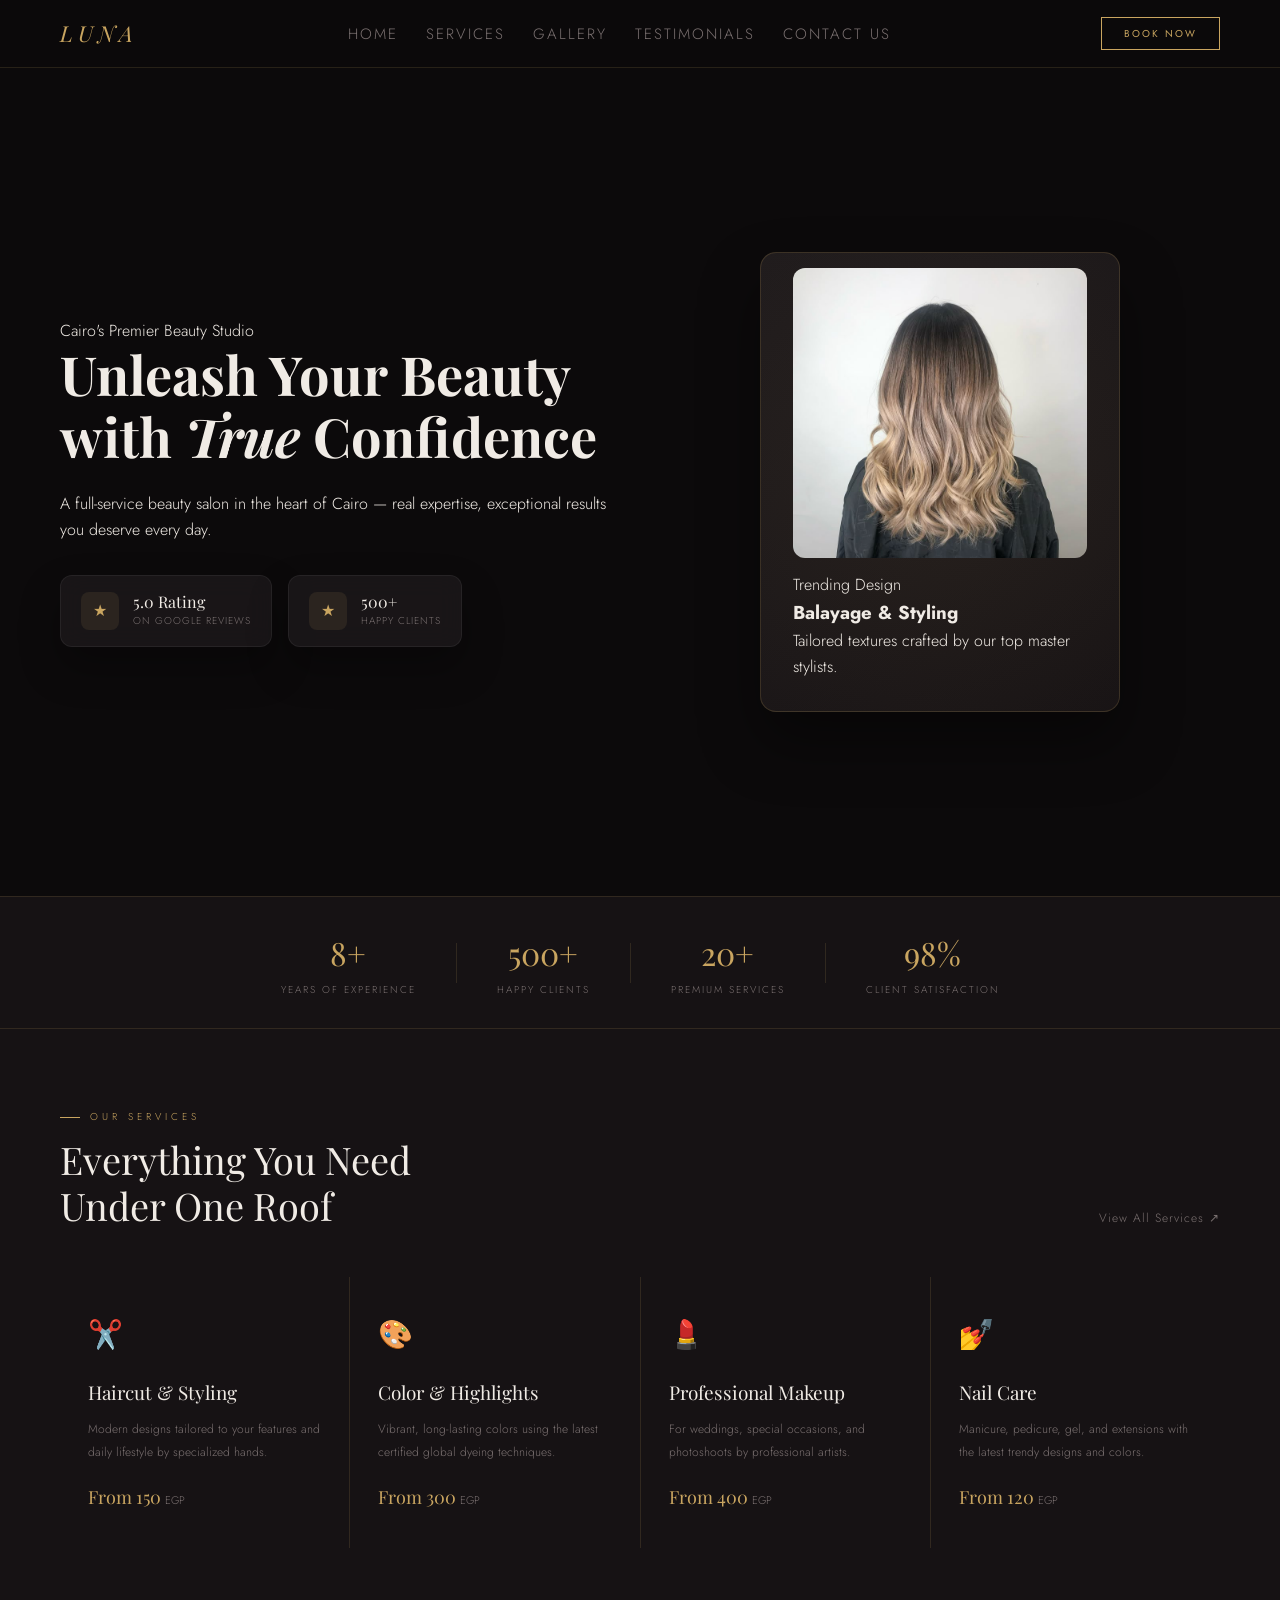
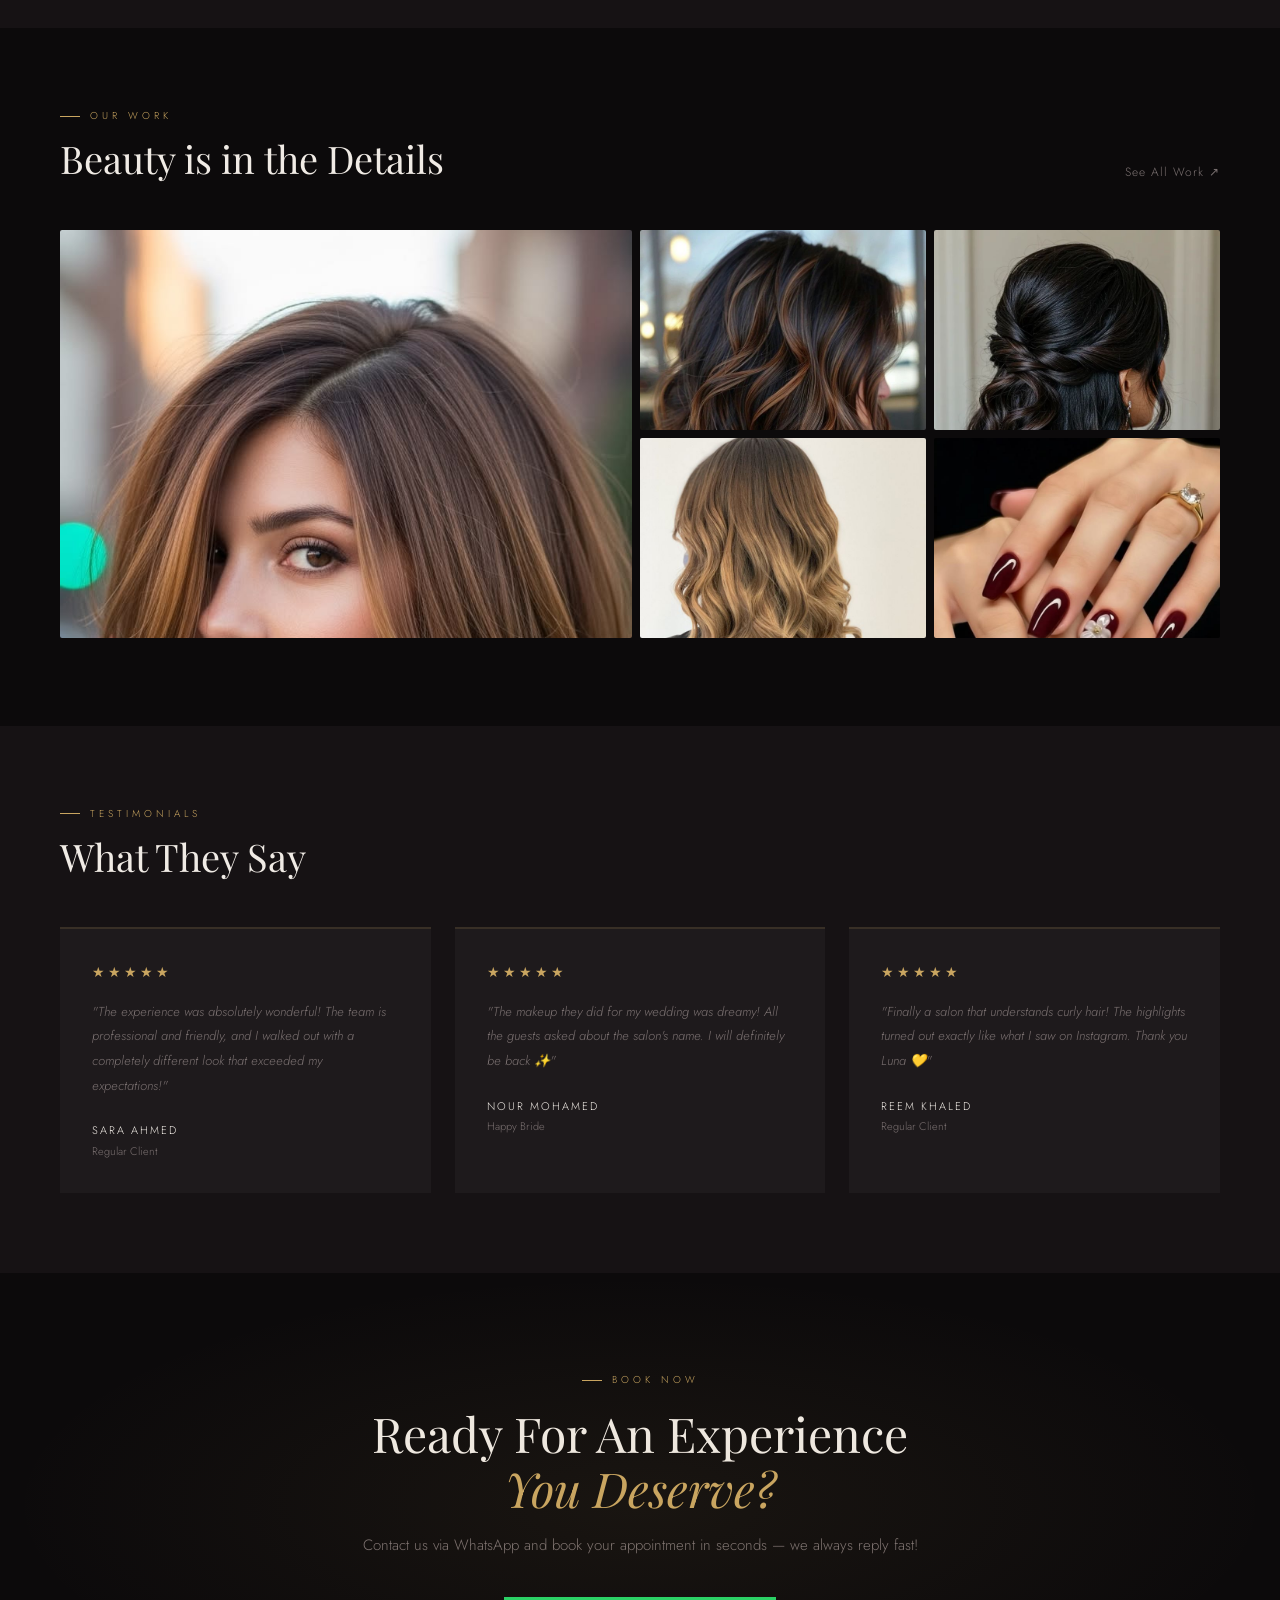
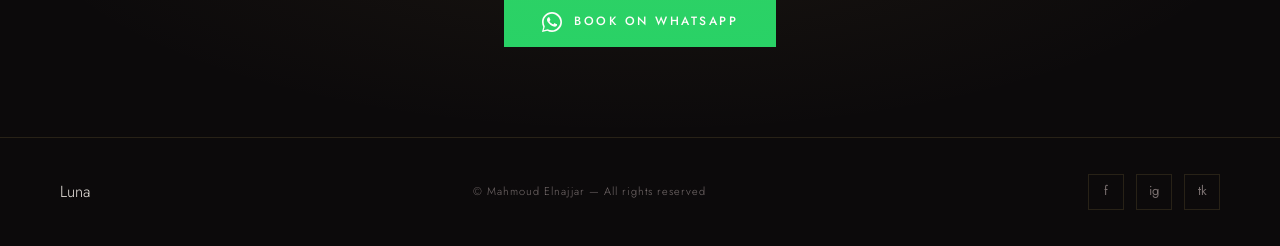
<file: index.html>
<!DOCTYPE html>
<html lang="en">
<head>
    <meta charset="UTF-8">
    <meta name="viewport" content="width=device-width, initial-scale=1.0">
    <title>Luna Beauty Studio</title>
    <link href="https://fonts.googleapis.com/css2?family=Playfair+Display:ital,wght@0,400;0,700;1,400&family=Jost:wght@300;400;500;600&display=swap" rel="stylesheet">
    <link rel="stylesheet" href="style.css">
</head>
<body>

    <!-- شريط التنقل (Navbar) -->
    <nav>
        <div class="hero-logo">LUNA</div>
        <ul class="nav-links">
            <li><a href="#hero">Home</a></li>
            <li><a href="#services">Services</a></li>
            <li><a href="#gallery">Gallery</a></li>
            <li><a href="#testimonials">Testimonials</a></li>
            <li><a href="#contact">Contact Us</a></li>
        </ul>
        <button class="btn-nav" onclick="window.open('https://wa.me/201554022009','_blank')">Book Now</button>
        
        <!-- زرار فتح المنيو للموبايل -->
        <button class="menu-toggle" id="menuOpenBtn">☰</button>
    </nav>

    <!-- الخلفية المظلمة الشفافة عند فتح المنيو -->
    <div class="menu-overlay" id="menuOverlay"></div>

    <!-- المنيو الجانبية للموبايل (المعدلة احترافياً بعرض ثابت وملائم) -->
    <div class="mobile-menu" id="mobileMenu">
        <button class="menu-close" id="menuCloseBtn">✕</button>
        
        <!-- اللوجو الداخلي لضبط المظهر العلوي -->
        <div class="mobile-menu-logo">LUNA</div>
        
        <ul class="mobile-nav-links">
            <li><a href="#hero">Home</a></li>
            <li><a href="#services">Services</a></li>
            <li><a href="#gallery">Gallery</a></li>
            <li><a href="#testimonials">Testimonials</a></li>
            <li><a href="#contact">Contact Us</a></li>
        </ul>
        
        <button class="btn-nav-mobile" onclick="window.open('https://wa.me/201554022009','_blank')">Book Now</button>
    </div>

    <!-- واجهة الموقع (Hero Section) -->
    <section class="hero" id="hero">
        <div class="hero-content">
            <p class="dis">Cairo's Premier Beauty Studio</p>
            <h1 class="hero-title">
                Unleash Your Beauty <br>
                with <em>True</em> Confidence
            </h1>
            <p class="hero-sub">
                A full-service beauty salon in the heart of Cairo — real expertise, 
                exceptional results you deserve every day.
            </p>
            
            <div class="hero-stats">
                <div class="stat-card rate-card">
                    <div class="stat-icon">★</div>
                    <div>
                        <h4>5.0 Rating</h4>
                        <p>On Google Reviews</p>
                    </div>
                </div>
                <div class="stat-card clients-card">
                    <div class="stat-icon">★</div>
                    <div>
                        <h4>500+</h4>
                        <p>Happy Clients</p>
                    </div>
                </div>
            </div>
        </div>
        
        <div class="hero-visual">
            <div class="feat-card">
                <div class="card-glow"></div>
                <div class="card-content">
                    <img src="images/cover.jpg" class="card-img" alt="Balayage & Styling Cover">
                    <span class="card-tag">Trending Design</span>
                    <h3 class="card-title">Balayage & Styling</h3>
                    <p class="card-text">Tailored textures crafted by our top master stylists.</p>
                </div>
            </div>
        </div>
    </section>

    <!-- شريط الأرقام والفاصل (Divider) -->
    <div class="divider">
        <div class="div-item">
            <div class="div-num">8+</div>
            <div class="div-label">Years of Experience</div>
        </div>
        <div class="div-sep"></div>
        <div class="div-item">
            <div class="div-num">500+</div>
            <div class="div-label">Happy Clients</div>
        </div>
        <div class="div-sep"></div>
        <div class="div-item">
            <div class="div-num">20+</div>
            <div class="div-label">Premium Services</div>
        </div>
        <div class="div-sep"></div>
        <div class="div-item">
            <div class="div-num">98%</div>
            <div class="div-label">Client Satisfaction</div>
        </div>
    </div>

    <!-- سيكشن الخدمات (Services) -->
    <section class="services" id="services">
        <div class="sec-head">
            <div>
                <p class="sec-ey">Our Services</p>
                <h2 class="sec-title">Everything You Need<br>Under One Roof</h2>
            </div>
            <a href="#" class="sec-link">View All Services ↗</a>
        </div>

        <div class="services-grid">
            <div class="s-card">
                <span class="s-icon">✂️</span>
                <h3 class="s-name">Haircut & Styling</h3>
                <p class="s-desc">Modern designs tailored to your features and daily lifestyle by specialized hands.</p>
                <p class="s-price">From 150 <small>EGP</small></p>
            </div>
            <div class="s-card">
                <span class="s-icon">🎨</span>
                <h3 class="s-name">Color & Highlights</h3>
                <p class="s-desc">Vibrant, long-lasting colors using the latest certified global dyeing techniques.</p>
                <p class="s-price">From 300 <small>EGP</small></p>
            </div>
            <div class="s-card">
                <span class="s-icon">💄</span>
                <h3 class="s-name">Professional Makeup</h3>
                <p class="s-desc">For weddings, special occasions, and photoshoots by professional artists.</p>
                <p class="s-price">From 400 <small>EGP</small></p>
            </div>
            <div class="s-card">
                <span class="s-icon">💅</span>
                <h3 class="s-name">Nail Care</h3>
                <p class="s-desc">Manicure, pedicure, gel, and extensions with the latest trendy designs and colors.</p>
                <p class="s-price">From 120 <small>EGP</small></p>
            </div>
        </div>
    </section>

    <!-- معرض الصور (Gallery) -->
    <section class="gallery" id="gallery">
        <div class="sec-head">
            <div>
                <p class="sec-ey">Our Work</p>
                <h2 class="sec-title">Beauty is in the Details</h2>
            </div>
            <a href="#" class="sec-link">See All Work ↗</a>
        </div>

       <div class="gal-grid">
            <div class="g-item">
                <img src="images/cut-color.jpg" alt="Cut & Color" class="g-img" loading="lazy">
                <div class="g-overlay"><span class="g-label">Cut & Color</span></div>
            </div>
            <div class="g-item">
                <img src="images/highlights.jpg" alt="Highlights" class="g-img pos-center" loading="lazy">
                <div class="g-overlay"><span class="g-label">Highlights</span></div>
            </div>
            <div class="g-item">
                <img src="images/styling.jpg" alt="Bridal Makeup" class="g-img pos-center" loading="lazy">
                <div class="g-overlay"><span class="g-label">Bridal Makeup</span></div>
            </div>
            <div class="g-item">
                <img src="images/balayage.jpg" alt="Balayage" class="g-img pos-center" loading="lazy">
                <div class="g-overlay"><span class="g-label">Balayage</span></div>
            </div>
            <div class="g-item">
                <img src="images/nail-art.jpg" alt="Nail Art" class="g-img" loading="lazy">
                <div class="g-overlay"><span class="g-label">Nail Art</span></div>
            </div>
            <div class="g-item">
                <img src="images/updo.jpg" alt="Updo Styling" class="g-img" loading="lazy">
                <div class="g-overlay"><span class="g-label">Updo Styling</span></div>
            </div>
        </div>
    </section>

    <!-- آراء العملاء (Testimonials) -->
    <section class="testimonials" id="testimonials">
        <div class="sec-head">
            <div>
                <p class="sec-ey">Testimonials</p>
                <h2 class="sec-title">What They Say</h2>
            </div>
        </div>

        <div class="t-grid">
            <div class="t-card">
                <div class="t-stars">★★★★★</div>
                <p class="t-text">"The experience was absolutely wonderful! The team is professional and friendly, and I walked out with a completely different look that exceeded my expectations!"</p>
                <div class="t-author">
                    <div class="t-name">Sara Ahmed</div>
                    <div class="t-role">Regular Client</div>
                </div>
            </div>
            <div class="t-card">
                <div class="t-stars">★★★★★</div>
                <p class="t-text">"The makeup they did for my wedding was dreamy! All the guests asked about the salon's name. I will definitely be back ✨"</p>
                <div class="t-author">
                    <div class="t-name">Nour Mohamed</div>
                    <div class="t-role">Happy Bride</div>
                </div>
            </div>
            <div class="t-card">
                <div class="t-stars">★★★★★</div>
                <p class="t-text">"Finally a salon that understands curly hair! The highlights turned out exactly like what I saw on Instagram. Thank you Luna 💛"</p>
                <div class="t-author">
                    <div class="t-name">Reem Khaled</div>
                    <div class="t-role">Regular Client</div>
                </div>
            </div>
        </div>
    </section>

    <!-- سيكشن الحجز (CTA Section) -->
    <section class="cta" id="contact">
        <p class="sec-ey" style="display:inline-flex; gap:10px; margin-bottom:18px">Book Now</p>
        <h2 class="sec-title">
            Ready For An Experience<br>
            <em>You Deserve?</em>
        </h2>
        <p class="cta-sub">Contact us via WhatsApp and book your appointment in seconds — we always reply fast!</p>

        <a href="https://wa.me/201554022009?text=Hello,%20I%20would%20like%20to%20book%20an%20appointment%20at%20Luna%20Beauty%20Studio" target="_blank" class="btn-wa" style="text-decoration: none;">
            <svg width="20" height="20" viewBox="0 0 24 24" class="wa-icon">
                <path d="M17.472 14.382c-.297-.149-1.758-.867-2.03-.967-.273-.099-.471-.148-.67.15-.197.297-.767.966-.94 1.164-.173.199-.347.223-.644.075-.297-.15-1.255-.463-2.39-1.475-.883-.788-1.48-1.761-1.653-2.059-.173-.297-.018-.458.13-.606.134-.133.298-.347.446-.52.149-.174.198-.298.298-.497.099-.198.05-.371-.025-.52-.075-.149-.669-1.612-.916-2.207-.242-.579-.487-.5-.669-.51-.173-.008-.371-.01-.57-.01-.198 0-.52.074-.792.372-.272.297-1.04 1.016-1.04 2.479 0 1.462 1.065 2.875 1.213 3.074.149.198 2.096 3.2 5.077 4.487.709.306 1.262.489 1.694.625.712.227 1.36.195 1.871.118.571-.085 1.758-.719 2.006-1.413.248-.694.248-1.289.173-1.413z"/>
                <path d="M12 0C5.373 0 0 5.373 0 12c0 2.127.555 4.126 1.526 5.858L0 24l6.335-1.508A11.945 11.945 0 0012 24c6.627 0 12-5.373 12-12S18.627 0 12 0zm0 22c-1.873 0-3.641-.487-5.178-1.342L2 22l1.368-4.718A9.953 9.953 0 012 12C2 6.477 6.477 2 12 2s10 5.477 10 10-4.477 10-10 10z"/>
            </svg>
            Book on WhatsApp
        </a>
    </section>

    <!-- الفوتر (Footer) -->
    <footer>
        <div class="logo">Luna</div>
        <p class="f-copy">© Mahmoud Elnajjar — All rights reserved</p>
        <div class="socials">
            <a href="#" class="soc" title="Facebook">f</a>
            <a href="#" class="soc" title="Instagram">ig</a>
            <a href="#" class="soc" title="TikTok">tk</a>
        </div>
    </footer>

    <!-- جافا سكريبت المطور لإغلاق وفتح القائمة والـ Overlay -->
    <script>
        const mobileMenu = document.getElementById('mobileMenu');
        const menuOverlay = document.getElementById('menuOverlay');
        const menuOpenBtn = document.getElementById('menuOpenBtn');
        const menuCloseBtn = document.getElementById('menuCloseBtn');
        const menuLinks = document.querySelectorAll('.mobile-nav-links a');

        function openMenu() {
            mobileMenu.classList.add('active');
            menuOverlay.classList.add('active');
            document.body.style.overflow = 'hidden'; 
        }

        function closeMenu() {
            mobileMenu.classList.remove('active');
            menuOverlay.classList.remove('active');
            document.body.style.overflow = 'auto'; 
        }

        menuOpenBtn.addEventListener('click', openMenu);
        menuCloseBtn.addEventListener('click', closeMenu);
        menuOverlay.addEventListener('click', closeMenu);

        menuLinks.forEach(link => {
            link.addEventListener('click', closeMenu);
        });
    </script>
</body>
</html>
</file>
<file: style.css>
/* 1. الإعدادات العامة والمتغيرات */
* {
    margin: 0;
    padding: 0;
    box-sizing: border-box;
}

:root {
    --bg: #0c0a0b;
    --surface: #161214;
    --card: #1e1a1c;
    --gold: #c9a560;
    --rose: #cc7b85;
    --text: #f0ebe5;
    --muted: #7a7070;
    --border: rgba(201, 165, 96, 0.15);
}

html {
    scroll-behavior: smooth;
}

body {
    background: var(--bg);
    color: var(--text);
    font-family: 'Jost', sans-serif;
    font-weight: 300;
    line-height: 1.6;
    overflow-x: hidden; /* لمنع أي اهتزاز أفقي في شاشات الموبايل */
}

/* 2. شريط التنقل (Navbar) */
nav {
    position: sticky;
    top: 0;
    z-index: 100;
    display: flex;
    align-items: center;
    justify-content: space-between;
    padding: 16px 60px;
    background: rgba(12, 10, 11, 0.95);
    backdrop-filter: blur(12px);
    border-bottom: 1px solid var(--border);
}

.hero-logo {
    font-family: 'Playfair Display', serif;
    font-size: 22px;
    letter-spacing: 5px;
    color: var(--gold);
    font-style: italic;
}

.nav-links {
    display: flex;
    gap: 28px;
    list-style-type: none;
    direction: ltr;
}

.nav-links a {
    color: var(--muted);
    font-size: 15px;
    letter-spacing: 2px;
    text-transform: uppercase;
    transition: color .2s;
    text-decoration: none;
}

.nav-links a:hover {
    color: var(--text);
}

.btn-nav {
    background: transparent;
    border: 1.2px solid var(--gold);
    color: var(--gold);
    padding: 8px 22px;
    font-family: 'Jost', sans-serif;
    font-size: 10px;
    letter-spacing: 2px;
    text-transform: uppercase;
    cursor: pointer;
    transition: all .2s;
}

.btn-nav:hover {
    background: var(--gold);
    color: var(--bg);
}

.menu-toggle {
    display: none;
}

/* 3. واجهة الموقع (Hero Section) */
.hero {
    min-height: 92vh;
    display: grid;
    grid-template-columns: 1fr 1fr;
    align-items: center;
    padding: 60px 60px;
    position: relative;
    overflow: hidden;
    gap: 40px;
}

.hero-title {
    font-family: 'Playfair Display', serif;
    font-size: 54px;
    line-height: 1.15;
    margin-bottom: 24px;
}

.hero-stats {
    display: flex;
    gap: 16px;
    margin-top: 32px;
}

.hero-visual {
    position: relative;
    display: flex;
    justify-content: center;
    align-items: center;
    min-height: 500px;
    padding: 40px;
}

.feat-card {
    position: relative;
    width: 360px;
    height: 460px;
    background: linear-gradient(145deg, #1e1a1c, #161214);
    border: 1px solid rgba(201, 165, 96, 0.2);
    border-radius: 16px;
    padding: 32px;
    display: flex;
    flex-direction: column;
    justify-content: flex-end;
    overflow: hidden;
    box-shadow: 0 30px 60px rgba(0, 0, 0, 0.4);
    transition: transform 0.4s ease, border-color 0.4s ease;
}

.feat-card:hover {
    transform: translateY(-5px);
    border-color: var(--gold);
}

.card-glow {
    position: absolute;
    top: -50%;
    left: -50%;
    width: 200%;
    height: 200%;
    background: radial-gradient(circle, rgba(201, 165, 96, 0.08) 0%, transparent 60%);
    pointer-events: none;
}

.card-content {
    position: relative;
    z-index: 2;
}

.card-img {
    width: 100%;
    height: 290px;
    object-fit: cover;
    object-position: center top;
    border-radius: 12px;
    margin-bottom: 14px;
    display: block;
}

.stat-card {
    position: relative;
    background: rgba(30, 26, 28, 0.75);
    backdrop-filter: blur(12px);
    border: 1px solid rgba(255, 255, 255, 0.06);
    padding: 16px 20px;
    border-radius: 12px;
    display: flex;
    align-items: center;
    gap: 14px;
    box-shadow: 0 20px 40px rgba(0, 0, 0, 0.3);
    z-index: 3;
    transition: transform 0.3s ease;
}

.stat-card:hover {
    transform: scale(1.05);
}

.stat-icon {
    width: 38px;
    height: 38px;
    background: rgba(201, 165, 96, 0.1);
    border-radius: 8px;
    display: flex;
    align-items: center;
    justify-content: center;
    color: var(--gold);
    font-size: 16px;
}

.stat-card h4 {
    font-family: 'Playfair Display', serif;
    font-size: 16px;
    color: var(--text);
    font-weight: 400;
    line-height: 1.2;
}

.stat-card p {
    font-size: 10px;
    color: var(--muted);
    text-transform: uppercase;
    letter-spacing: 1px;
    margin-top: 2px;
}

/* 4. شريط الأرقام والفاصل (Divider) */
.divider {
    display: flex;
    align-items: center;
    justify-content: center;
    gap: 40px;
    padding: 30px 60px;
    background: var(--surface);
    border-top: 1px solid var(--border);
    border-bottom: 1px solid var(--border);
}

.div-item {
    text-align: center;
}

.div-num {
    font-family: 'Playfair Display', serif;
    font-size: 32px;
    color: var(--gold);
}

.div-label {
    font-size: 10px;
    letter-spacing: 2px;
    text-transform: uppercase;
    color: var(--muted);
    margin-top: 4px;
}

.div-sep {
    width: 1px;
    height: 40px;
    background: var(--border);
}

/* 5. سيكشن الخدمات (Services) */
.services {
    padding: 80px 60px;
    background: var(--surface);
}

.sec-head {
    display: flex;
    justify-content: space-between;
    align-items: flex-end;
    margin-bottom: 48px;
}

.sec-ey {
    font-size: 10px;
    letter-spacing: 4px;
    text-transform: uppercase;
    color: var(--gold);
    margin-bottom: 12px;
    display: flex;
    align-items: center;
    gap: 10px;
}

.sec-ey::before {
    content: '';
    width: 20px;
    height: 1px;
    background: var(--gold);
}

.sec-title {
    font-family: 'Playfair Display', serif;
    font-size: 38px;
    font-weight: 400;
    line-height: 1.2;
}

.sec-link {
    color: var(--muted);
    font-size: 12px;
    text-decoration: none;
    letter-spacing: 1px;
    transition: color .2s;
}

.sec-link:hover {
    color: var(--gold);
}

.services-grid {
    display: grid;
    grid-template-columns: repeat(4, 1fr);
    gap: 1px;
    background: var(--border);
}

.s-card {
    background: var(--surface);
    padding: 36px 28px;
    transition: background .3s;
    cursor: default;
    position: relative;
    overflow: hidden;
}

.s-card::after {
    content: '';
    position: absolute;
    bottom: 0;
    left: 0;
    width: 0;
    height: 2px;
    background: var(--gold);
    transition: width .35s;
}

.s-card:hover::after {
    width: 100%;
}

.s-card:hover {
    background: var(--card);
}

.s-icon {
    font-size: 28px;
    margin-bottom: 20px;
    display: block;
}

.s-name {
    font-family: 'Playfair Display', serif;
    font-size: 19px;
    margin-bottom: 10px;
    font-weight: 400;
}

.s-desc {
    color: var(--muted);
    font-size: 12px;
    line-height: 1.9;
    margin-bottom: 20px;
}

.s-price {
    color: var(--gold);
    font-size: 18px;
    font-family: 'Playfair Display', serif;
}

.s-price small {
    color: var(--muted);
    font-size: 11px;
    font-family: 'Jost', sans-serif;
}

/* 6. معرض الصور (Gallery) */
.gallery {
    padding: 80px 60px;
}

.gal-grid {
    display: grid;
    grid-template-columns: 2fr 1fr 1fr;
    grid-template-rows: 200px 200px;
    gap: 8px;
    margin-top: 48px;
}

.g-img {
    position: absolute;
    inset: 0;
    width: 100%;
    height: 100%;
    object-fit: cover;
    object-position: center top;
    display: block;
    transition: transform 0.4s ease;
}

.g-img.pos-center {
    object-position: center 25%;
}

.g-item {
    overflow: hidden;
    cursor: pointer;
    position: relative;
    border-radius: 2px;
}

.g-item:first-child {
    grid-row: 1/3;
}

.g-item:hover .g-img {
    transform: scale(1.05);
}

.g-overlay {
    position: absolute;
    inset: 0;
    background: linear-gradient(to top, rgba(0, 0, 0, .55) 0%, transparent 50%);
    opacity: 0;
    transition: opacity .3s;
    display: flex;
    align-items: flex-end;
    padding: 18px;
}

.g-item:hover .g-overlay {
    opacity: 1;
}

.g-label {
    color: white;
    font-size: 11px;
    letter-spacing: 2px;
    text-transform: uppercase;
}

/* 7. آراء العملاء (Testimonials) */
.testimonials {
    padding: 80px 60px;
    background: var(--surface);
}

.t-grid {
    display: grid;
    grid-template-columns: repeat(3, 1fr);
    gap: 24px;
    margin-top: 48px;
}

.t-card {
    background: var(--card);
    padding: 32px;
    border-top: 2px solid var(--border);
    transition: border-color .3s;
}

.t-card:hover {
    border-top-color: var(--gold);
}

.t-stars {
    color: var(--gold);
    margin-bottom: 16px;
    font-size: 14px;
    letter-spacing: 3px;
}

.t-text {
    color: var(--muted);
    font-size: 13px;
    line-height: 1.9;
    margin-bottom: 24px;
    font-style: italic;
}

.t-name {
    font-size: 11px;
    letter-spacing: 2px;
    text-transform: uppercase;
}

.t-role {
    font-size: 11px;
    color: var(--muted);
    margin-top: 3px;
}

/* 8. سيكشن الحجز (CTA Section) */
.cta {
    padding: 90px 60px;
    text-align: center;
    position: relative;
    overflow: hidden;
}

.cta::before {
    content: '';
    position: absolute;
    inset: 0;
    background: radial-gradient(ellipse at center, rgba(201, 165, 96, .07) 0%, transparent 70%);
    pointer-events: none;
}

.cta .sec-title {
    font-size: 48px;
    margin-bottom: 16px;
    line-height: 1.15;
}

.cta .sec-title em {
    font-style: italic;
    color: var(--gold);
}

.cta-sub {
    color: var(--muted);
    margin-bottom: 40px;
    font-size: 15px;
}

.btn-wa {
    background: #25D366;
    color: white;
    padding: 15px 38px;
    border: none;
    font-family: 'Jost', sans-serif;
    font-size: 12px;
    letter-spacing: 2.5px;
    text-transform: uppercase;
    cursor: pointer;
    display: inline-flex;
    align-items: center;
    gap: 12px;
    font-weight: 500;
    transition: opacity .2s;
}

.btn-wa:hover {
    opacity: .88;
}

.wa-icon {
    fill: white;
}

/* 9. الفوتر (Footer) */
footer {
    padding: 36px 60px;
    border-top: 1px solid var(--border);
    display: flex;
    justify-content: space-between;
    align-items: center;
}

.f-copy {
    color: var(--muted);
    font-size: 11px;
    letter-spacing: 1px;
}

.socials {
    display: flex;
    gap: 12px;
}

.soc {
    width: 36px;
    height: 36px;
    border: 1px solid var(--border);
    display: flex;
    align-items: center;
    justify-content: center;
    color: var(--muted);
    font-size: 13px;
    text-decoration: none;
    transition: all .2s;
    font-weight: 400;
}

.soc:hover {
    border-color: var(--gold);
    color: var(--gold);
}

/* القائمة مخفية افتراضياً في الشاشات الكبيرة */
.mobile-menu, .menu-overlay {
    display: none;
}

/* 10. شاشات التجاوب (Responsive Design) */
@media (max-width: 1200px) {
    .hero-title {
        font-size: 42px;
    }
}

@media (max-width: 1100px) {
    nav {
        padding: 16px 40px;
    }
    .hero {
        padding: 60px 40px;
        gap: 30px;
    }
    .services-grid {
        grid-template-columns: repeat(2, 1fr);
    }
    .gal-grid {
        grid-template-columns: 1.5fr 1fr;
        grid-template-rows: 240px 240px;
    }
    .g-item:first-child {
        grid-row: auto;
        grid-column: span 2;
    }
}

/* شاشات الموبايل والتابلت (أصغر من 768px) */
@media (max-width: 768px) {
    .btn-nav, .nav-links {
        display: none;
    }
    nav {
        padding: 14px 24px;
    }
    
    /* زر فتح القائمة الجانبية */
    .menu-toggle {
        display: block;
        background: transparent;
        border: none;
        color: var(--gold);
        font-size: 28px;
        cursor: pointer;
    }

    /* الـ Overlay */
    .menu-overlay {
        display: block;
        position: fixed;
        inset: 0;
        background: rgba(0, 0, 0, 0.7);
        backdrop-filter: blur(5px);
        z-index: 998;
        opacity: 0;
        pointer-events: none;
        transition: opacity 0.4s ease;
    }

    .menu-overlay.active {
        opacity: 1;
        pointer-events: auto;
    }

    /* المنيو الجانبية المحدثة بعرض ملائم وثابت بدون اهتزاز */
    .mobile-menu {
        display: flex;
        flex-direction: column;
        justify-content: space-between;
        align-items: center;
        position: fixed;
        top: 0;
        right: -280px; /* العرض الثابت المحكم */
        width: 280px;  /* قفل مقاس العرض تماماً ليكون ملائماً للموبايل */
        height: 100vh;
        background: #110e10; 
        border-left: 1px solid var(--border);
        z-index: 999;
        transition: transform 0.4s cubic-bezier(0.77, 0.2, 0.05, 1.0);
        padding: 50px 24px 40px 24px;
    }

    .mobile-menu.active {
        transform: translateX(-280px); /* سحب ناعم ومثالي لداخل الشاشة */
    }

    /* زر الإغلاق */
    .menu-close {
        position: absolute;
        top: 24px;
        right: 24px;
        background: transparent;
        border: none;
        color: var(--muted);
        font-size: 24px;
        cursor: pointer;
        transition: color 0.2s;
    }
    .menu-close:hover {
        color: var(--gold);
    }

    /* اللوجو داخل المنيو */
    .mobile-menu-logo {
        font-family: 'Playfair Display', serif;
        font-size: 24px;
        letter-spacing: 6px;
        color: var(--gold);
        font-style: italic;
        margin-bottom: 10px;
        text-align: center;
    }

    /* الروابط الموزونة بدقة داخل العرض الثابت */
    .mobile-nav-links {
        list-style: none;
        display: flex;
        flex-direction: column;
        gap: 24px; 
        text-align: center;
        width: 100%;
    }
    .mobile-nav-links a {
        color: var(--text);
        font-size: 16px;
        letter-spacing: 3px;
        text-transform: uppercase;
        text-decoration: none;
        display: block;
        transition: color 0.3s ease;
    }
    .mobile-nav-links a:hover {
        color: var(--gold);
    }

    /* زر Book Now متناسق تماماً مع عرض المنيو الثابت */
    .btn-nav-mobile {
        background: transparent;
        border: 1px solid var(--gold);
        color: var(--gold);
        padding: 14px 0; /* تعتمد على عرض المنيو بالكامل */
        font-family: 'Jost', sans-serif;
        font-size: 11px;
        letter-spacing: 2.5px;
        text-transform: uppercase;
        cursor: pointer;
        width: 100%; /* العرض يملأ البوكس الداخلي للمنيو دون بروز للخارج */
        transition: all 0.3s ease;
        margin-top: auto;
    }
    .btn-nav-mobile:hover {
        background: var(--gold);
        color: #110e10;
    }

    /* باقي ستايل الموبايل المتجاوب */
    .hero {
        grid-template-columns: 1fr;
        padding: 40px 24px;
        min-height: auto;
        gap: 32px;
        text-align: center;
    }
    .hero-title {
        font-size: 34px;
        max-width: 100%;
    }
    .hero-sub {
        max-width: 100%;
        font-size: 14px;
    }
    .hero-visual {
        min-height: auto;
        padding: 10px 0;
        width: 100%;
    }
    .feat-card {
        width: 100%;
        max-width: 100%;
        height: 420px;
        margin: 0 auto;
        padding: 20px;
    }
    .card-img {
        height: 260px;
        object-position: center top;
    }
    .hero-stats {
        justify-content: center;
        flex-wrap: wrap;
        width: 100%;
    }
    .divider {
        flex-direction: column;
        gap: 20px;
        padding: 30px 24px;
    }
    .div-sep {
        width: 40px;
        height: 1px;
    }
    .sec-head {
        flex-direction: column;
        align-items: center;
        text-align: center;
        gap: 12px;
        margin-bottom: 32px;
        width: 100%;
    }
    .sec-ey {
        justify-content: center;
    }
    .sec-title {
        font-size: 28px;
        max-width: 100%;
    }
    .services, .gallery, .testimonials, .cta {
        padding: 50px 24px;
        width: 100%;
    }
    .t-grid {
        grid-template-columns: 1fr;
        gap: 20px;
    }
    .gal-grid {
        grid-template-columns: 1fr;
        grid-template-rows: repeat(6, 280px);
        gap: 16px;
    }
    .g-img {
        object-position: center 15% !important;
    }
    .g-item:first-child {
        grid-column: auto;
    }
    .g-overlay {
        opacity: 1;
        background: linear-gradient(to top, rgba(0, 0, 0, .5) 0%, transparent 60%);
    }
    .cta .sec-title {
        font-size: 30px;
    }
    footer {
        padding: 24px;
        flex-direction: column;
        gap: 16px;
        text-align: center;
    }
}

/* الشاشات الصغيرة جداً */
@media (max-width: 480px) {
    nav {
        padding: 14px 16px;
    }
    .hero-logo {
        font-size: 18px;
        letter-spacing: 3px;
    }
    .hero, .services, .gallery, .testimonials, .cta {
        padding-left: 16px;
        padding-right: 16px;
        width: 100%;
    }
    .hero-title {
        font-size: 26px;
        line-height: 1.2;
    }
    .hero-sub {
        font-size: 13px;
    }
    .feat-card {
        height: 380px;
    }
    .card-img {
        height: 220px;
    }
    .gal-grid {
        grid-template-rows: repeat(6, 250px);
    }
    .services-grid {
        grid-template-columns: 1fr;
        width: 100%;
    }
    .s-card {
        padding: 28px 20px;
    }
    .hero-stats {
        flex-direction: column;
        align-items: center;
        width: 100%;
    }
    .stat-card {
        width: 100%;
        max-width: 100%;
    }
    .cta .sec-title {
        font-size: 24px;
    }
    .cta-sub {
        font-size: 13px;
    }
    .btn-wa {
        width: 100%;
        justify-content: center;
        padding: 14px 20px;
        font-size: 11px;
    }
}
</file>
